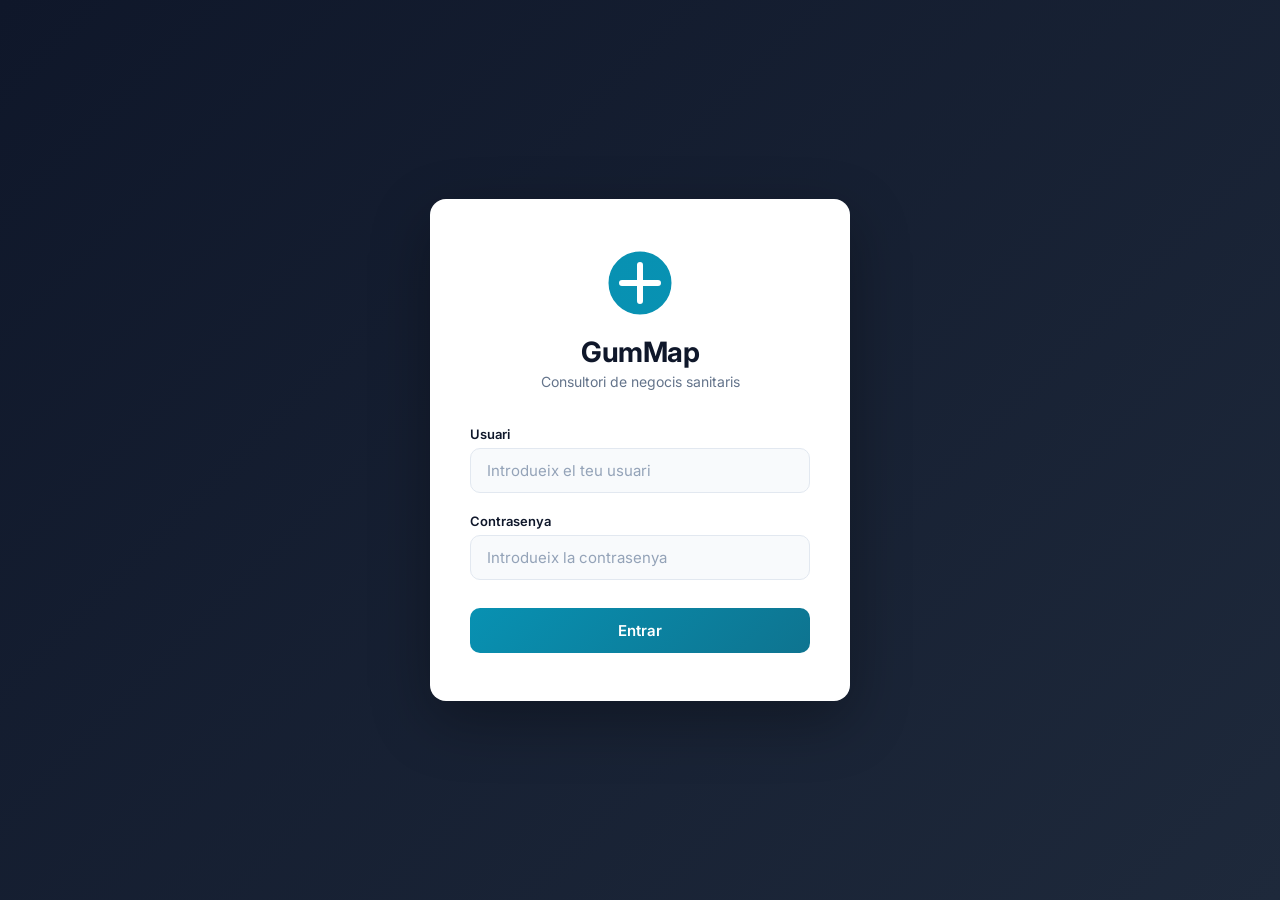
<file: login.html>
<!DOCTYPE html>
<html lang="ca">
<head>
    <meta charset="UTF-8">
    <meta name="viewport" content="width=device-width, initial-scale=1.0">
    <title>Iniciar sessió - GumMap</title>
    <link rel="stylesheet" href="./css/login.css">
    <link rel="preconnect" href="https://fonts.googleapis.com">
    <link href="https://fonts.googleapis.com/css2?family=Inter:wght@400;500;600;700&display=swap" rel="stylesheet">
</head>
<body>
    <div class="login-container">
        <div class="login-card">
            <div class="login-header">
                <div class="logo-icon">
                    <svg viewBox="0 0 48 48" fill="none" xmlns="http://www.w3.org/2000/svg">
                        <circle cx="24" cy="24" r="22" fill="url(#logoGrad)" stroke="white" stroke-width="2"/>
                        <path d="M24 12v24M12 24h24" stroke="white" stroke-width="4" stroke-linecap="round"/>
                        <defs>
                            <linearGradient id="logoGrad" x1="0" y1="0" x2="48" y2="48">
                                <stop stop-color="#0891b2"/>
                                <stop offset="1" stop-color="#06b6d4"/>
                            </linearGradient>
                        </defs>
                    </svg>
                </div>
                <h1>GumMap</h1>
                <p class="subtitle">Consultori de negocis sanitaris</p>
            </div>
            <form id="loginForm" class="login-form" autocomplete="off">
                <div class="form-group">
                    <label for="username">Usuari</label>
                    <input type="text" id="username" name="username" required autocomplete="username" placeholder="Introdueix el teu usuari">
                </div>
                <div class="form-group">
                    <label for="password">Contrasenya</label>
                    <input type="password" id="password" name="password" required autocomplete="current-password" placeholder="Introdueix la contrasenya">
                </div>
                <div id="errorMsg" class="error-message" role="alert" aria-live="polite"></div>
                <button type="submit" class="btn-login">Entrar</button>
            </form>
        </div>
    </div>
    <script src="./js/auth.js"></script>
</body>
</html>
</file>
<file: css/login.css>
:root {
    --primary: #0891b2;
    --primary-dark: #0e7490;
    --primary-light: #22d3ee;
    --bg-gradient-start: #0f172a;
    --bg-gradient-end: #1e293b;
    --card-bg: #ffffff;
    --text-primary: #0f172a;
    --text-secondary: #64748b;
    --error: #ef4444;
    --error-bg: #fef2f2;
    --border: #e2e8f0;
    --shadow: 0 20px 60px rgba(0, 0, 0, 0.3);
}

* {
    margin: 0;
    padding: 0;
    box-sizing: border-box;
}

body {
    font-family: 'Inter', -apple-system, BlinkMacSystemFont, sans-serif;
    background: linear-gradient(135deg, var(--bg-gradient-start), var(--bg-gradient-end));
    min-height: 100vh;
    display: flex;
    align-items: center;
    justify-content: center;
    padding: 20px;
}

.login-container {
    width: 100%;
    max-width: 420px;
}

.login-card {
    background: var(--card-bg);
    border-radius: 16px;
    padding: 48px 40px;
    box-shadow: var(--shadow);
}

.login-header {
    text-align: center;
    margin-bottom: 36px;
}

.logo-icon {
    width: 72px;
    height: 72px;
    margin: 0 auto 16px;
}

.logo-icon svg {
    width: 100%;
    height: 100%;
}

.login-header h1 {
    font-size: 28px;
    font-weight: 700;
    color: var(--text-primary);
    letter-spacing: -0.5px;
}

.subtitle {
    font-size: 14px;
    color: var(--text-secondary);
    margin-top: 4px;
}

.form-group {
    margin-bottom: 20px;
}

.form-group label {
    display: block;
    font-size: 13px;
    font-weight: 600;
    color: var(--text-primary);
    margin-bottom: 6px;
}

.form-group input {
    width: 100%;
    padding: 12px 16px;
    font-size: 15px;
    font-family: inherit;
    border: 1.5px solid var(--border);
    border-radius: 10px;
    background: #f8fafc;
    color: var(--text-primary);
    transition: border-color 0.2s, box-shadow 0.2s, background 0.2s;
    outline: none;
}

.form-group input:focus {
    border-color: var(--primary);
    background: white;
    box-shadow: 0 0 0 3px rgba(8, 145, 178, 0.12);
}

.form-group input::placeholder {
    color: #94a3b8;
}

.error-message {
    display: none;
    font-size: 13px;
    color: var(--error);
    background: var(--error-bg);
    padding: 10px 14px;
    border-radius: 8px;
    margin-bottom: 16px;
    text-align: center;
}

.error-message.visible {
    display: block;
}

.btn-login {
    width: 100%;
    padding: 13px 20px;
    font-size: 15px;
    font-weight: 600;
    font-family: inherit;
    color: white;
    background: linear-gradient(135deg, var(--primary), var(--primary-dark));
    border: none;
    border-radius: 10px;
    cursor: pointer;
    transition: transform 0.15s, box-shadow 0.2s, opacity 0.2s;
    margin-top: 8px;
}

.btn-login:hover {
    transform: translateY(-1px);
    box-shadow: 0 6px 20px rgba(8, 145, 178, 0.35);
}

.btn-login:active {
    transform: translateY(0);
}

.btn-login:disabled {
    opacity: 0.6;
    cursor: not-allowed;
    transform: none;
    box-shadow: none;
}

@media (max-width: 480px) {
    .login-card {
        padding: 36px 28px;
    }
    .login-header h1 {
        font-size: 24px;
    }
}
</file>
